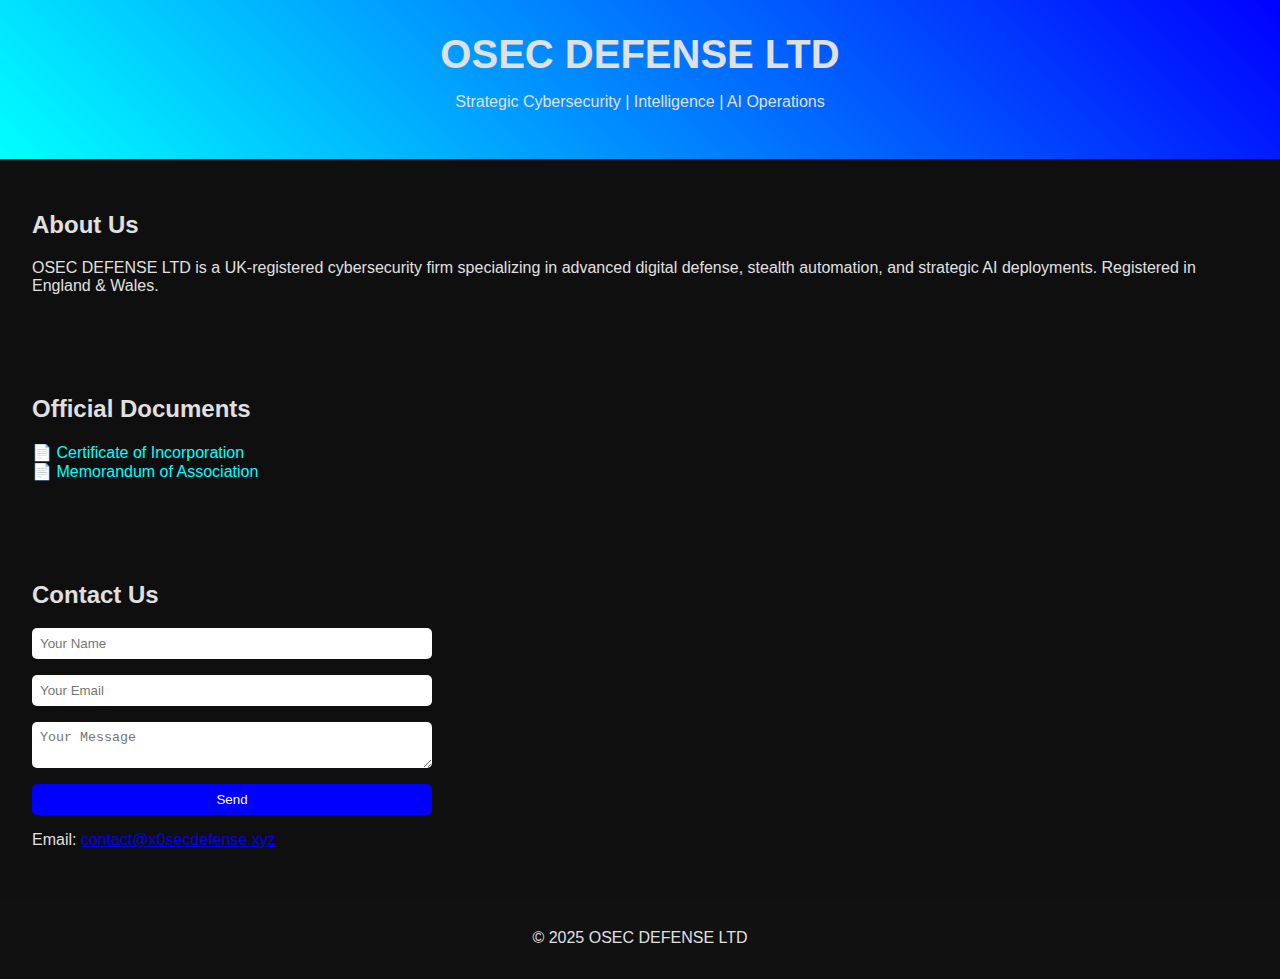
<file: index.html>
<!DOCTYPE html>
<html lang="en">
<head>
  <meta charset="UTF-8" />
  <meta name="viewport" content="width=device-width, initial-scale=1.0" />
  <title>OSEC Defense LTD</title>
  <link rel="stylesheet" href="style.css" />
</head>
<body>
  <header>
    <h1>OSEC DEFENSE LTD</h1>
    <p>Strategic Cybersecurity | Intelligence | AI Operations</p>
  </header>

  <section class="about">
    <h2>About Us</h2>
    <p>OSEC DEFENSE LTD is a UK-registered cybersecurity firm specializing in advanced digital defense, stealth automation, and strategic AI deployments. Registered in England & Wales.</p>
  </section>

  <section class="docs">
    <h2>Official Documents</h2>
    <ul>
      <li><a href="assets/Certificate_of_Incorporation.pdf" target="_blank">📄 Certificate of Incorporation</a></li>
      <li><a href="assets/Memorandum_of_Association.pdf" target="_blank">📄 Memorandum of Association</a></li>
    </ul>
  </section>

  <section class="contact">
    <h2>Contact Us</h2>
    <form action="https://formspree.io/f/xwkgqeee" method="POST">
      <input type="text" name="name" placeholder="Your Name" required>
      <input type="email" name="email" placeholder="Your Email" required>
      <textarea name="message" placeholder="Your Message" required></textarea>
      <button type="submit">Send</button>
    </form>
    <p>Email: <a href="mailto:contact@x0secdefense.xyz">contact@x0secdefense.xyz</a></p>
  </section>

  <footer>
    <p>&copy; 2025 OSEC DEFENSE LTD</p>
  </footer>
</body>
</html>
</file>
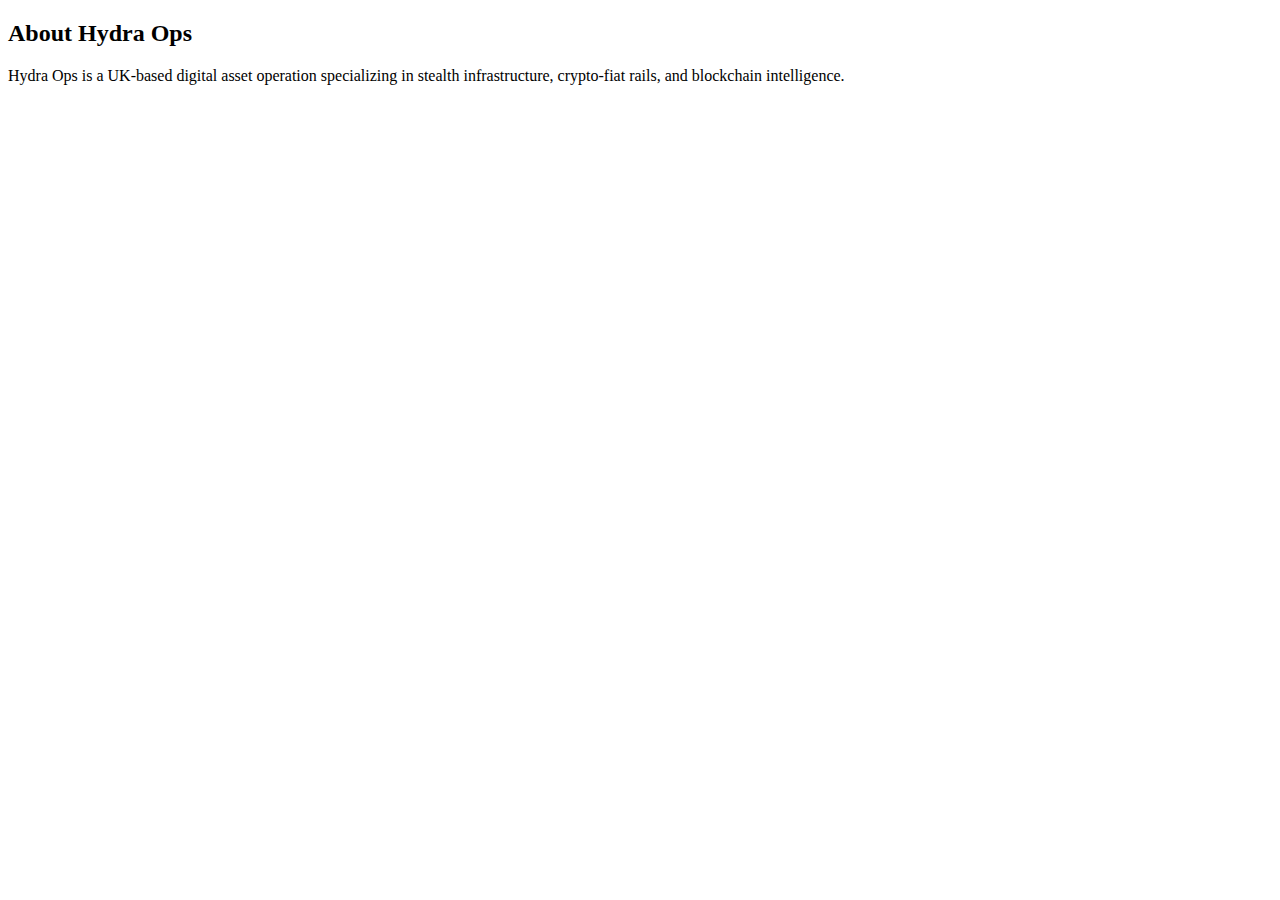
<file: about.html>
<!DOCTYPE html>
<html>
<head><title>About - Hydra Ops</title></head>
<body>
  <h2>About Hydra Ops</h2>
  <p>Hydra Ops is a UK-based digital asset operation specializing in stealth infrastructure, crypto-fiat rails, and blockchain intelligence.</p>
</body>
</html>
</file>
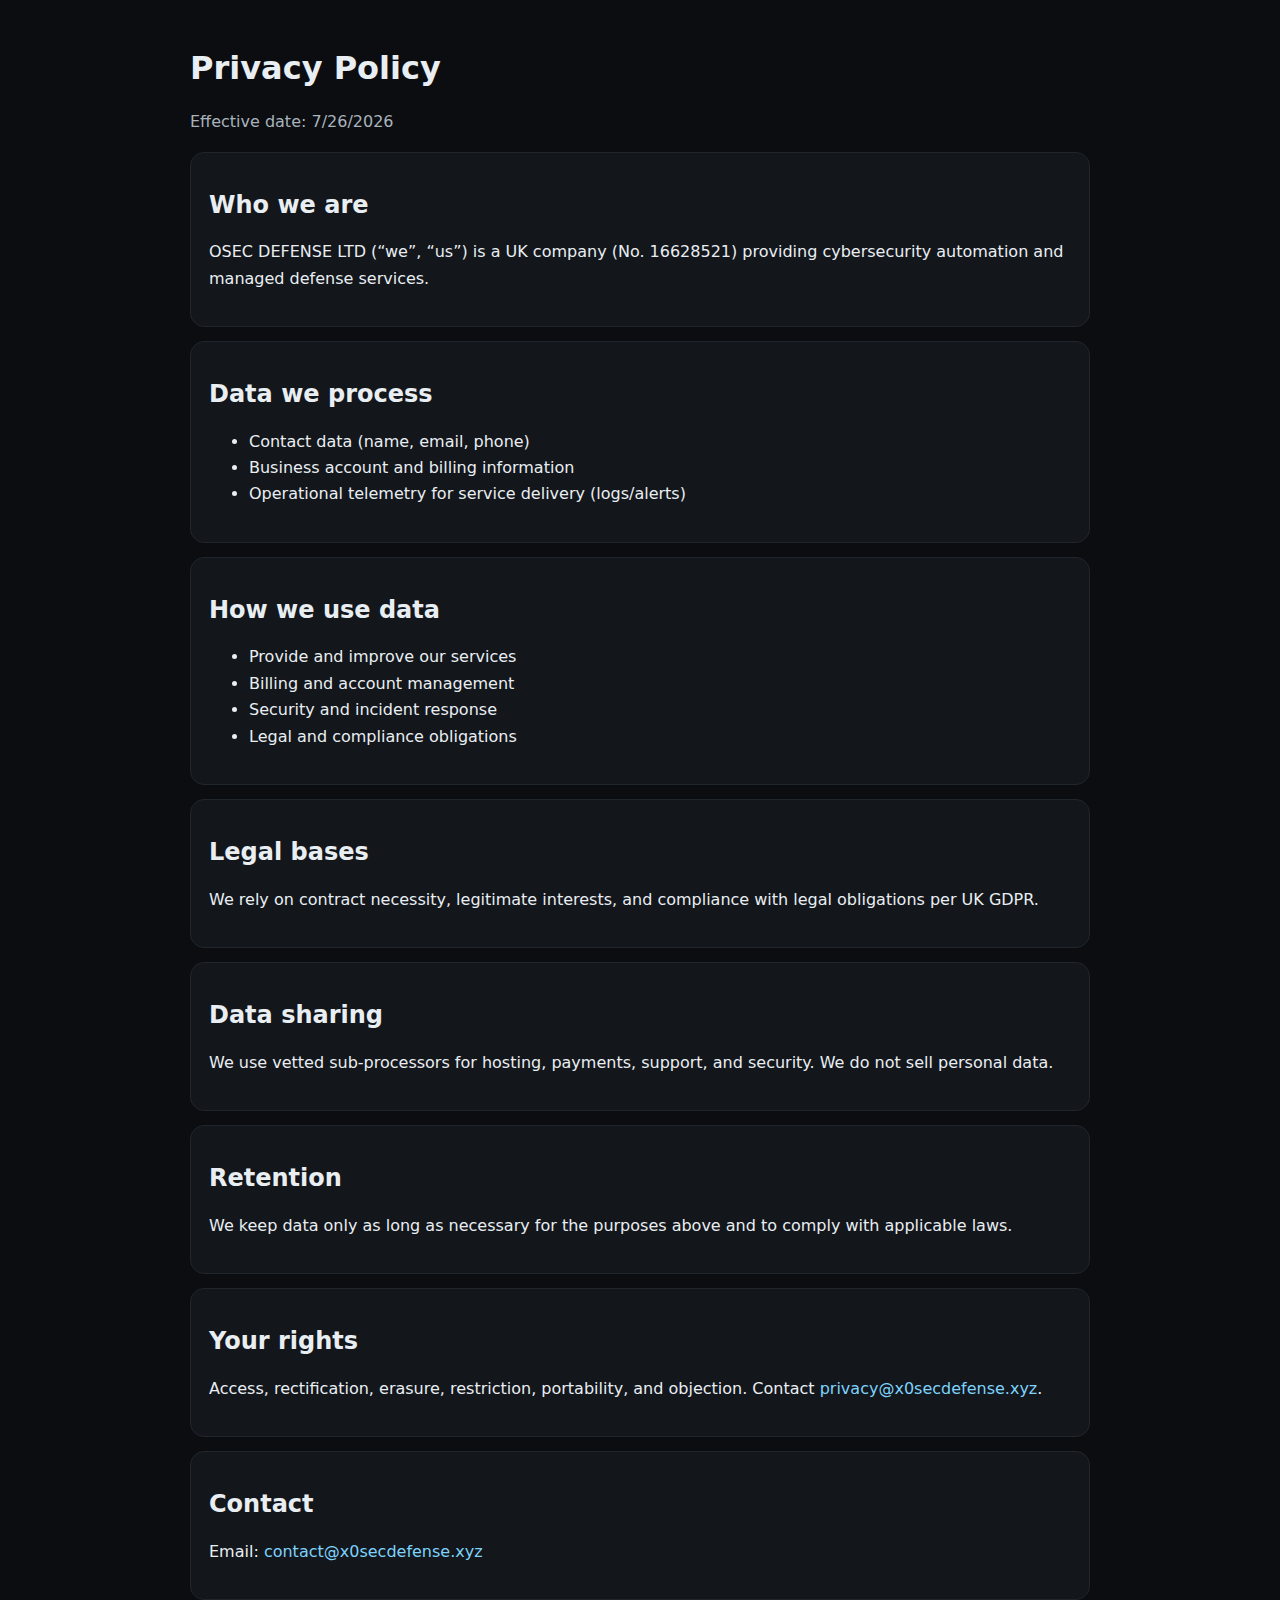
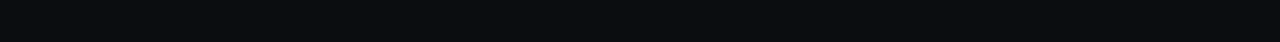
<file: privacy.html>
<!doctype html>
<html lang="en">
<head>
  <meta charset="utf-8">
  <meta name="viewport" content="width=device-width, initial-scale=1">
  <title>Privacy Policy – OSEC DEFENSE LTD</title>
  <style>
    body{margin:0;background:#0b0d10;color:#e9eef2;font:16px/1.65 system-ui,-apple-system,Segoe UI,Roboto}
    .wrap{max-width:900px;margin:0 auto;padding:28px}
    a{color:#7dd3fc;text-decoration:none}
    h1,h2{line-height:1.2}
    .muted{color:#a9b3bd}
    .card{background:#13161b;border:1px solid #20262d;border-radius:14px;padding:18px;margin:14px 0}
  </style>
</head>
<body>
  <div class="wrap">
    <h1>Privacy Policy</h1>
    <p class="muted">Effective date: <span id="d"></span></p>

    <div class="card">
      <h2>Who we are</h2>
      <p>OSEC DEFENSE LTD (“we”, “us”) is a UK company (No. 16628521) providing cybersecurity automation and managed defense services.</p>
    </div>

    <div class="card">
      <h2>Data we process</h2>
      <ul>
        <li>Contact data (name, email, phone)</li>
        <li>Business account and billing information</li>
        <li>Operational telemetry for service delivery (logs/alerts)</li>
      </ul>
    </div>

    <div class="card">
      <h2>How we use data</h2>
      <ul>
        <li>Provide and improve our services</li>
        <li>Billing and account management</li>
        <li>Security and incident response</li>
        <li>Legal and compliance obligations</li>
      </ul>
    </div>

    <div class="card">
      <h2>Legal bases</h2>
      <p>We rely on contract necessity, legitimate interests, and compliance with legal obligations per UK GDPR.</p>
    </div>

    <div class="card">
      <h2>Data sharing</h2>
      <p>We use vetted sub-processors for hosting, payments, support, and security. We do not sell personal data.</p>
    </div>

    <div class="card">
      <h2>Retention</h2>
      <p>We keep data only as long as necessary for the purposes above and to comply with applicable laws.</p>
    </div>

    <div class="card">
      <h2>Your rights</h2>
      <p>Access, rectification, erasure, restriction, portability, and objection. Contact <a href="mailto:privacy@x0secdefense.xyz">privacy@x0secdefense.xyz</a>.</p>
    </div>

    <div class="card">
      <h2>Contact</h2>
      <p>Email: <a href="mailto:contact@x0secdefense.xyz">contact@x0secdefense.xyz</a></p>
    </div>
  </div>
  <script>document.getElementById('d').textContent=new Date().toLocaleDateString()</script>
</body>
</html>
</file>
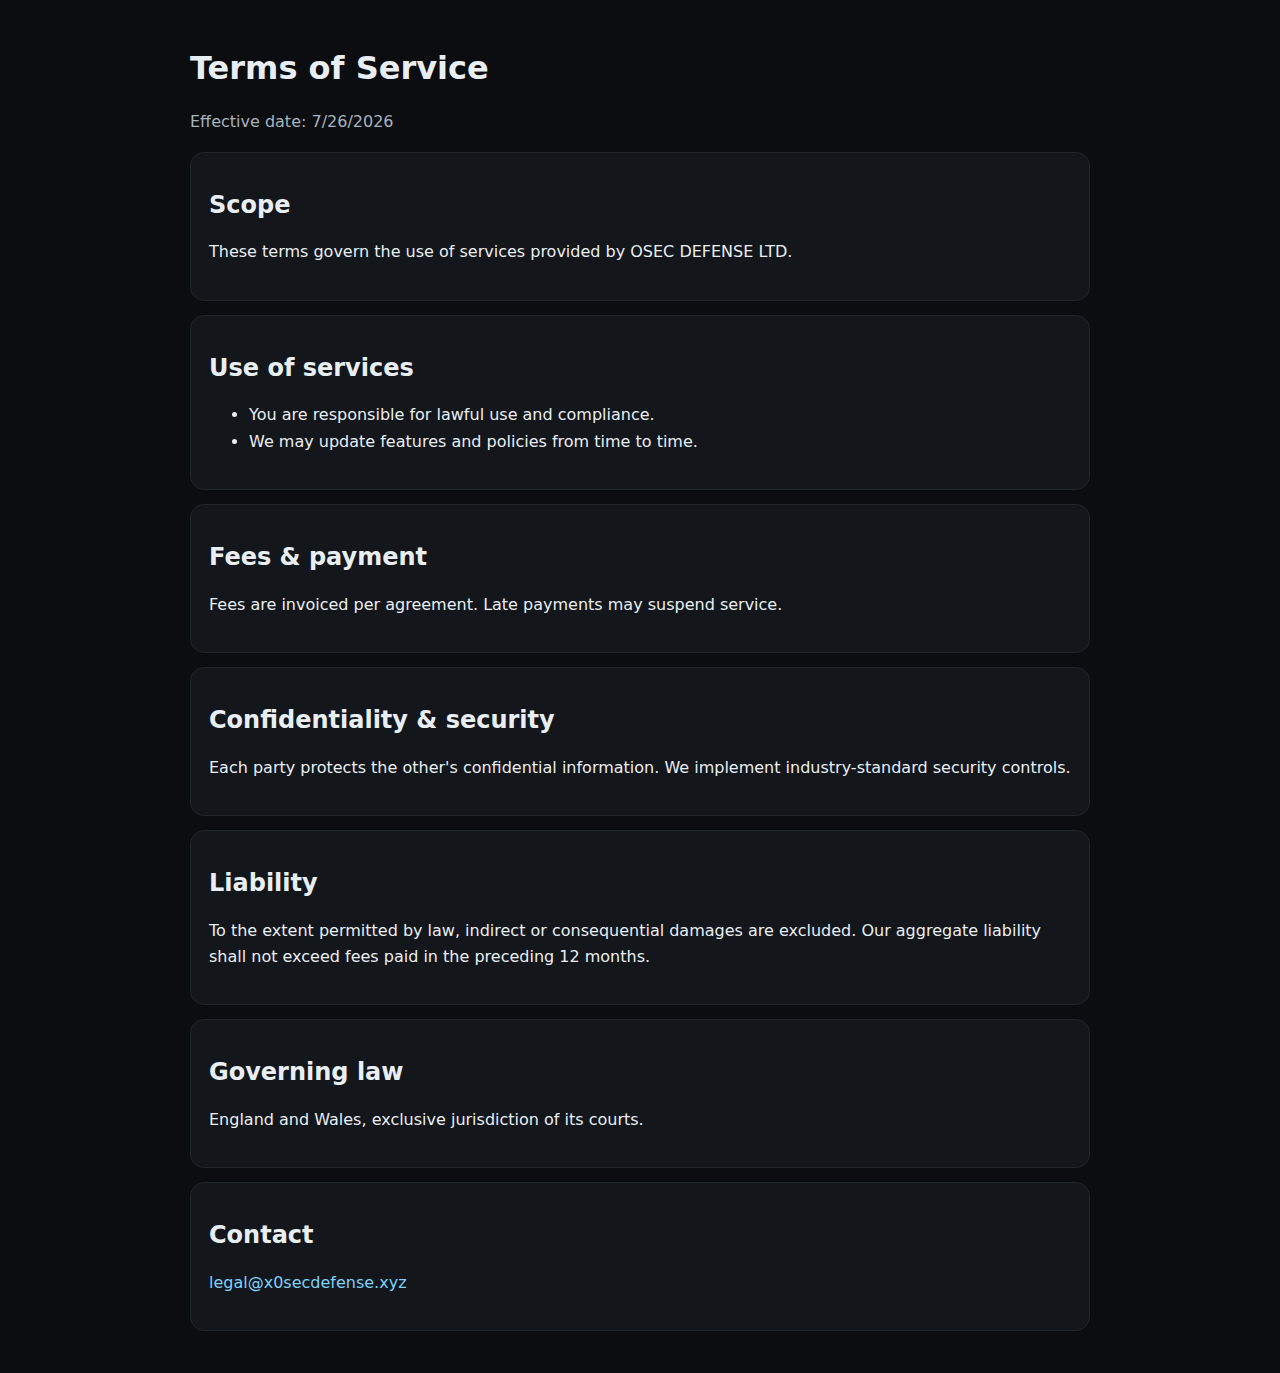
<file: terms.html>
<!doctype html>
<html lang="en">
<head>
  <meta charset="utf-8">
  <meta name="viewport" content="width=device-width, initial-scale=1">
  <title>Terms of Service – OSEC DEFENSE LTD</title>
  <style>
    body{margin:0;background:#0b0d10;color:#e9eef2;font:16px/1.65 system-ui,-apple-system,Segoe UI,Roboto}
    .wrap{max-width:900px;margin:0 auto;padding:28px}
    a{color:#7dd3fc;text-decoration:none}
    h1,h2{line-height:1.2}
    .muted{color:#a9b3bd}
    .card{background:#13161b;border:1px solid #20262d;border-radius:14px;padding:18px;margin:14px 0}
  </style>
</head>
<body>
  <div class="wrap">
    <h1>Terms of Service</h1>
    <p class="muted">Effective date: <span id="d"></span></p>

    <div class="card">
      <h2>Scope</h2>
      <p>These terms govern the use of services provided by OSEC DEFENSE LTD.</p>
    </div>

    <div class="card">
      <h2>Use of services</h2>
      <ul>
        <li>You are responsible for lawful use and compliance.</li>
        <li>We may update features and policies from time to time.</li>
      </ul>
    </div>

    <div class="card">
      <h2>Fees &amp; payment</h2>
      <p>Fees are invoiced per agreement. Late payments may suspend service.</p>
    </div>

    <div class="card">
      <h2>Confidentiality &amp; security</h2>
      <p>Each party protects the other's confidential information. We implement industry-standard security controls.</p>
    </div>

    <div class="card">
      <h2>Liability</h2>
      <p>To the extent permitted by law, indirect or consequential damages are excluded. Our aggregate liability shall not exceed fees paid in the preceding 12 months.</p>
    </div>

    <div class="card">
      <h2>Governing law</h2>
      <p>England and Wales, exclusive jurisdiction of its courts.</p>
    </div>

    <div class="card">
      <h2>Contact</h2>
      <p><a href="mailto:legal@x0secdefense.xyz">legal@x0secdefense.xyz</a></p>
    </div>
  </div>
  <script>document.getElementById('d').textContent=new Date().toLocaleDateString()</script>
</body>
</html>
</file>
<file: style.css>
body {
  font-family: Arial, sans-serif;
  background-color: #0f0f0f;
  color: #e0e0e0;
  margin: 0;
  padding: 0;
}
header {
  background: linear-gradient(45deg, #0ff, #00f);
  padding: 2rem;
  text-align: center;
}
h1 {
  margin: 0;
  font-size: 2.5rem;
}
section {
  padding: 2rem;
}
.docs ul {
  list-style: none;
  padding: 0;
}
.docs a {
  color: #0ff;
  text-decoration: none;
}
form {
  display: flex;
  flex-direction: column;
  max-width: 400px;
}
input, textarea {
  margin-bottom: 1rem;
  padding: 0.5rem;
  border: none;
  border-radius: 5px;
}
button {
  background-color: #00f;
  color: white;
  padding: 0.5rem;
  border: none;
  border-radius: 5px;
}
footer {
  background-color: #111;
  padding: 1rem;
  text-align: center;
}
</file>
